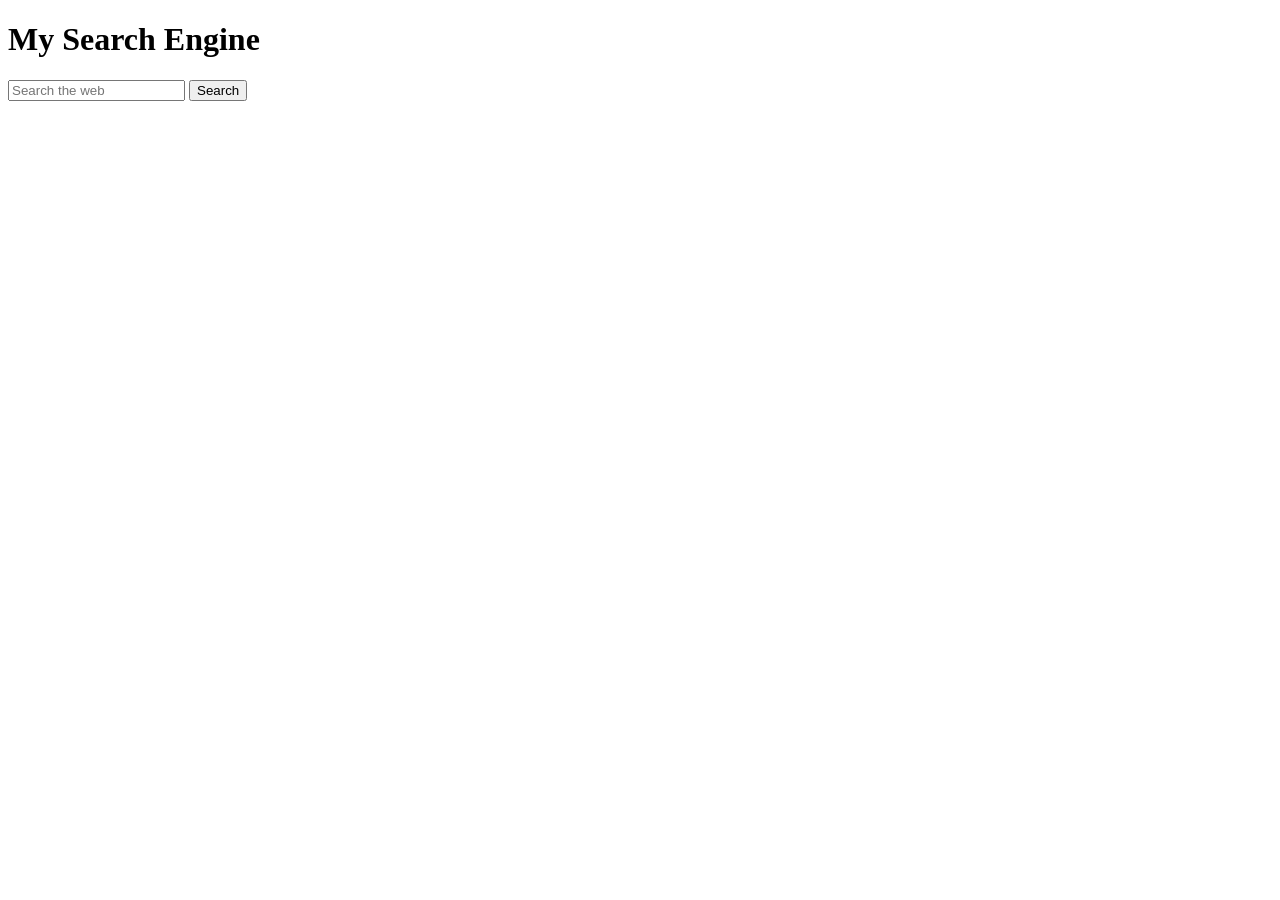
<file: Index.html>
<!DOCTYPE html>
<html>
<head>
    <title>My Search Engine</title>
</head>

<body>

    <h1>My Search Engine</h1>

    <input id="searchBox" type="text" placeholder="Search the web">

    <button onclick="search()">Search</button>

    <script>
        function search() {
            let query = document.getElementById("searchBox").value;

            if (query !== "") {
                window.location.href =
                    "https://www.google.com/search?q=" + encodeURIComponent(query);
            }
        }
    </script>

</body>
</html>
</file>
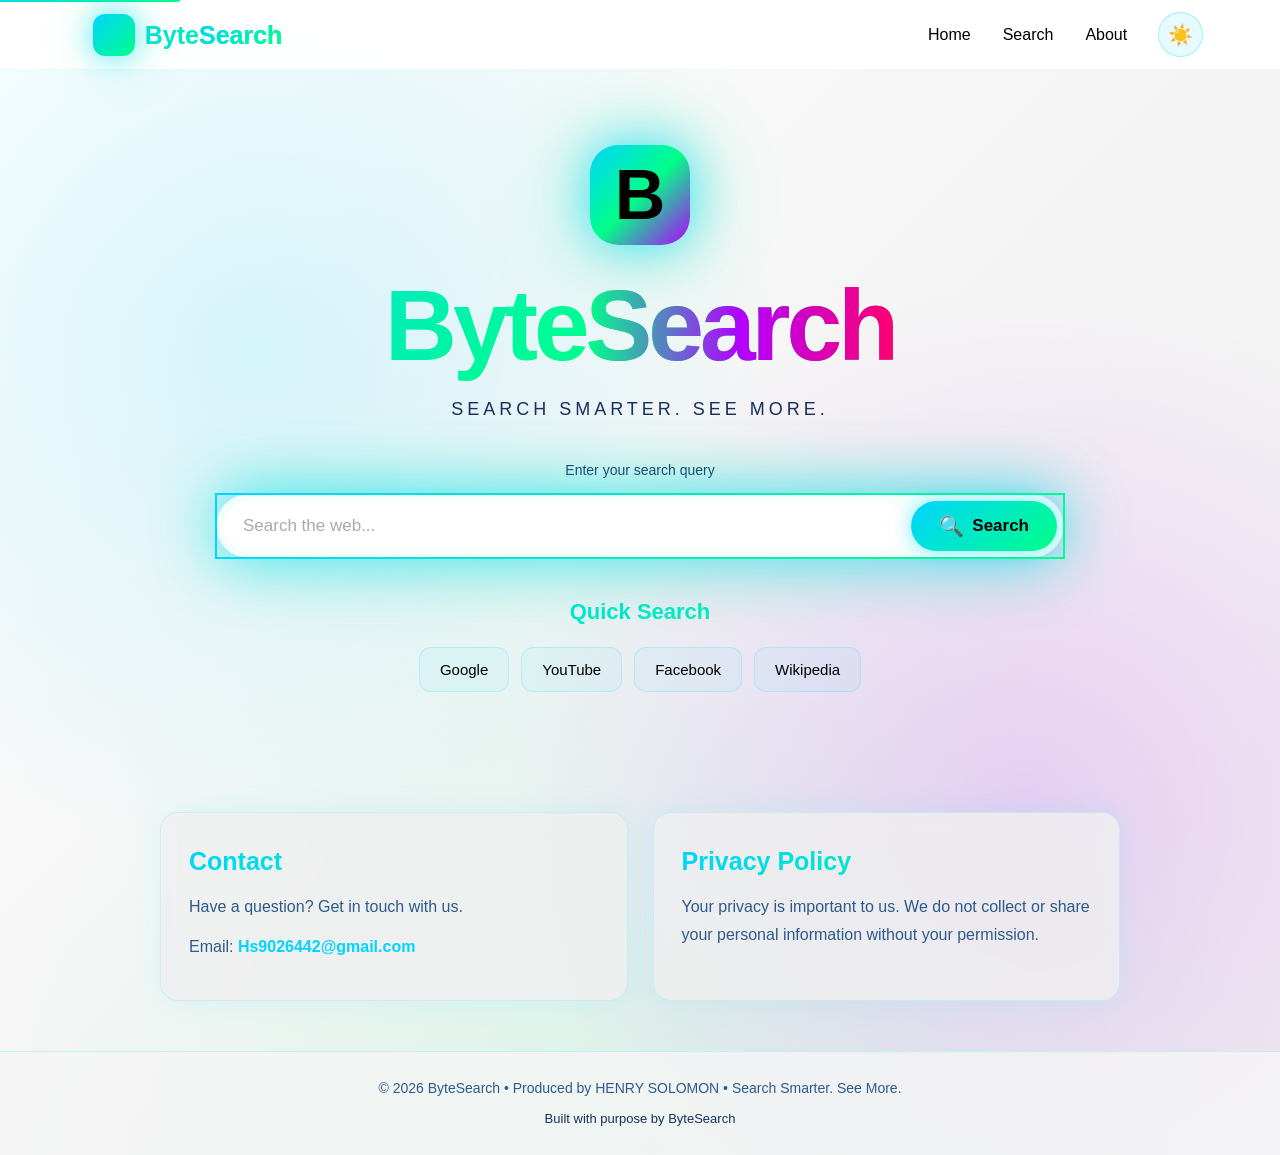
<file: index.html>
<!DOCTYPE html>
<html lang="en">
<head>
    <meta charset="UTF-8">
    <meta name="viewport" content="width=device-width, initial-scale=1.0">
    <meta name="description" content="ByteSearch - Search the web smarter and faster. A modern, accessible search engine portal.">
    <meta name="keywords" content="search, search engine, web search, ByteSearch">
    <meta name="author" content="HENRY SOLOMON">
    <meta name="theme-color" content="#00d4ff">
    
    <!-- Open Graph for Social Media -->
    <meta property="og:title" content="ByteSearch - Search Smarter. See More.">
    <meta property="og:description" content="A modern, accessible search engine portal designed for speed and simplicity.">
    <meta property="og:type" content="website">
    <meta property="og:url" content="https://hs9026442-byte.github.io/my-search-engine/">
    
    <!-- Favicon -->
    <link rel="icon" type="image/svg+xml" href="data:image/svg+xml,<svg xmlns='http://www.w3.org/2000/svg' viewBox='0 0 100 100'><defs><linearGradient id='grad' x1='0%' y1='0%' x2='100%' y2='100%'><stop offset='0%' style='stop-color:%2300d4ff;stop-opacity:1' /><stop offset='100%' style='stop-color:%2300ff88;stop-opacity:1' /></linearGradient></defs><rect fill='url(%23grad)' width='100' height='100' rx='20'/><text x='50' y='70' font-size='70' font-weight='bold' fill='%23000' text-anchor='middle'>B</text></svg>">
    
    <title>ByteSearch - Search Smarter. See More.</title>
    
    <style>
        * {
            box-sizing: border-box;
            margin: 0;
            padding: 0;
        }

        :root {
            --primary-cyan: #00d4ff;
            --primary-lime: #00ff88;
            --primary-purple: #b300ff;
            --primary-pink: #ff006e;
            --dark-bg-1: #0a0e27;
            --dark-bg-2: #1a1f3a;
            --dark-bg-3: #2d1b4e;
            --text-primary: #ffffff;
            --text-secondary: #e0f7ff;
            --text-tertiary: #b8e6ff;
            --focus-outline: 3px solid #00d4ff;
            --focus-offset: 2px;
            --input-bg: #ffffff;
            --input-text: #000000;
            --nav-bg: rgba(10, 14, 39, 0.8);
        }

        [data-theme="light"] {
            --dark-bg-1: #ffffff;
            --dark-bg-2: #f5f5f5;
            --dark-bg-3: #efefef;
            --text-primary: #000000;
            --text-secondary: #1a2f5a;
            --text-tertiary: #2d5a8a;
            --input-bg: #ffffff;
            --input-text: #000000;
            --nav-bg: rgba(255, 255, 255, 0.95);
        }

        html {
            scroll-behavior: smooth;
        }

        body {
            font-family: -apple-system, BlinkMacSystemFont, 'Segoe UI', Arial, sans-serif;
            min-height: 100vh;
            color: var(--text-primary);
            background:
                radial-gradient(circle at 20% 30%, rgba(0, 212, 255, 0.15) 0%, transparent 40%),
                radial-gradient(circle at 80% 70%, rgba(179, 0, 255, 0.15) 0%, transparent 40%),
                radial-gradient(circle at 50% 100%, rgba(0, 255, 136, 0.1) 0%, transparent 50%),
                linear-gradient(135deg, var(--dark-bg-1) 0%, var(--dark-bg-2) 50%, var(--dark-bg-3) 100%);
            overflow-x: hidden;
            line-height: 1.6;
            transition: background-color 0.3s ease, color 0.3s ease;
        }

        /* Skip to main content link */
        .skip-link {
            position: absolute;
            top: -40px;
            left: 0;
            background: linear-gradient(135deg, var(--primary-cyan), var(--primary-lime));
            color: #000;
            padding: 8px 12px;
            text-decoration: none;
            z-index: 100;
            border-radius: 0 0 4px 0;
            font-weight: bold;
        }

        .skip-link:focus {
            top: 0;
        }

        /* Navigation */
        nav {
            height: 70px;
            display: flex;
            align-items: center;
            justify-content: space-between;
            padding: 0 6%;
            border-bottom: 1px solid rgba(0, 212, 255, 0.2);
            background: var(--nav-bg);
            backdrop-filter: blur(10px);
            transition: background-color 0.3s ease;
        }

        [data-theme="light"] nav {
            border-bottom: 1px solid rgba(0, 212, 255, 0.1);
        }

        .logo {
            display: flex;
            align-items: center;
            gap: 10px;
            font-size: 25px;
            font-weight: bold;
            text-decoration: none;
            color: var(--text-primary);
            background: linear-gradient(135deg, var(--primary-cyan), var(--primary-lime));
            -webkit-background-clip: text;
            -webkit-text-fill-color: transparent;
            background-clip: text;
        }

        .logo:focus {
            outline: var(--focus-outline);
            outline-offset: var(--focus-offset);
            border-radius: 4px;
        }

        .logo-icon {
            width: 42px;
            height: 42px;
            border-radius: 12px;
            background: linear-gradient(135deg, var(--primary-cyan), var(--primary-lime));
            color: #000;
            display: flex;
            align-items: center;
            justify-content: center;
            font-size: 27px;
            font-weight: bold;
            box-shadow: 0 0 30px rgba(0, 212, 255, 0.6), 0 0 60px rgba(0, 255, 136, 0.3);
        }

        .byte {
            color: var(--text-primary);
        }

        .search-word {
            background: linear-gradient(135deg, var(--primary-cyan), var(--primary-lime));
            -webkit-background-clip: text;
            -webkit-text-fill-color: transparent;
            background-clip: text;
        }

        .nav-controls {
            display: flex;
            align-items: center;
            gap: 15px;
        }

        .nav-links {
            display: flex;
            gap: 0;
        }

        nav a {
            color: var(--text-primary);
            text-decoration: none;
            padding: 8px 16px;
            font-size: 16px;
            border-radius: 4px;
            transition: all 0.3s ease;
            position: relative;
        }

        nav a:before {
            content: '';
            position: absolute;
            bottom: 0;
            left: 16px;
            width: 0;
            height: 2px;
            background: linear-gradient(90deg, var(--primary-cyan), var(--primary-lime));
            transition: width 0.3s ease;
        }

        nav a:hover:before {
            width: calc(100% - 32px);
        }

        nav a:hover {
            background-color: rgba(0, 212, 255, 0.1);
        }

        nav a:focus {
            outline: var(--focus-outline);
            outline-offset: var(--focus-offset);
        }

        /* Theme Toggle Button */
        .theme-toggle {
            background: rgba(0, 212, 255, 0.1);
            border: 1px solid rgba(0, 212, 255, 0.3);
            color: var(--text-primary);
            width: 45px;
            height: 45px;
            border-radius: 50%;
            cursor: pointer;
            display: flex;
            align-items: center;
            justify-content: center;
            font-size: 20px;
            transition: all 0.3s ease;
            position: relative;
        }

        .theme-toggle:hover {
            background: rgba(0, 212, 255, 0.2);
            border-color: var(--primary-cyan);
            box-shadow: 0 0 15px rgba(0, 212, 255, 0.4);
        }

        .theme-toggle:focus {
            outline: var(--focus-outline);
            outline-offset: var(--focus-offset);
        }

        .theme-toggle:active {
            transform: scale(0.95);
        }

        .sun-icon {
            position: absolute;
            opacity: 0;
            transform: rotate(-180deg);
            transition: all 0.3s ease;
        }

        .moon-icon {
            position: absolute;
            opacity: 1;
            transform: rotate(0deg);
            transition: all 0.3s ease;
        }

        [data-theme="light"] .sun-icon {
            opacity: 1;
            transform: rotate(0deg);
        }

        [data-theme="light"] .moon-icon {
            opacity: 0;
            transform: rotate(180deg);
        }

        /* Main */
        main {
            text-align: center;
            padding: 75px 20px 40px;
        }

        .big-logo {
            width: 100px;
            height: 100px;
            margin: auto;
            border-radius: 28px;
            background: linear-gradient(135deg, var(--primary-cyan), var(--primary-lime), var(--primary-purple));
            color: #000;
            display: flex;
            align-items: center;
            justify-content: center;
            font-size: 70px;
            font-weight: bold;
            box-shadow: 0 0 50px rgba(0, 212, 255, 0.7), 0 0 100px rgba(0, 255, 136, 0.4);
            animation: float 3s ease-in-out infinite;
        }

        @keyframes float {
            0%, 100% {
                transform: translateY(0px);
            }
            50% {
                transform: translateY(-20px);
            }
        }

        h1 {
            font-size: clamp(50px, 13vw, 100px);
            margin-top: 20px;
            letter-spacing: -4px;
            line-height: 1.2;
            background: linear-gradient(135deg, var(--primary-cyan), var(--primary-lime), var(--primary-purple));
            -webkit-background-clip: text;
            -webkit-text-fill-color: transparent;
            background-clip: text;
        }

        h1 span {
            background: linear-gradient(90deg, var(--primary-lime), var(--primary-purple), var(--primary-pink));
            -webkit-background-clip: text;
            -webkit-text-fill-color: transparent;
            background-clip: text;
        }

        .tagline {
            font-size: 18px;
            letter-spacing: 4px;
            margin: 10px 0 35px;
            color: var(--text-secondary);
            font-weight: 500;
        }

        /* Search */
        .search-container {
            max-width: 850px;
            margin: auto;
        }

        .search-label {
            display: block;
            margin-bottom: 12px;
            font-size: 14px;
            color: var(--text-secondary);
            font-weight: 500;
        }

        .search-area {
            display: flex;
            background: var(--input-bg);
            border: 2px solid transparent;
            background-clip: padding-box;
            border-image: linear-gradient(135deg, var(--primary-cyan), var(--primary-lime)) 1;
            border-radius: 50px;
            padding: 6px;
            box-shadow: 0 0 40px rgba(0, 212, 255, 0.3), inset 0 0 40px rgba(0, 255, 136, 0.05);
            gap: 6px;
            position: relative;
            transition: box-shadow 0.3s ease;
        }

        .search-area:focus-within {
            box-shadow: 0 0 60px rgba(0, 212, 255, 0.6), 0 0 80px rgba(0, 255, 136, 0.3), inset 0 0 40px rgba(0, 255, 136, 0.1);
        }

        .search-area input {
            flex: 1;
            border: none;
            outline: none;
            padding: 15px 20px;
            font-size: 17px;
            border-radius: 40px;
            min-width: 0;
            color: var(--input-text);
            background: var(--input-bg);
            transition: background-color 0.3s ease, color 0.3s ease;
        }

        .search-area input::placeholder {
            color: #aaa;
        }

        .search-area button {
            border: none;
            background: linear-gradient(135deg, var(--primary-cyan), var(--primary-lime));
            color: #000;
            padding: 0 28px;
            border-radius: 40px;
            font-size: 17px;
            font-weight: bold;
            cursor: pointer;
            transition: all 0.3s ease;
            display: flex;
            align-items: center;
            justify-content: center;
            gap: 8px;
            box-shadow: 0 0 20px rgba(0, 212, 255, 0.5);
        }

        .search-area button:hover {
            background: linear-gradient(135deg, var(--primary-lime), var(--primary-cyan));
            box-shadow: 0 0 30px rgba(0, 255, 136, 0.7);
            transform: translateY(-2px);
        }

        .search-area button:active {
            transform: scale(0.97);
        }

        .search-area button:focus {
            outline: var(--focus-outline);
            outline-offset: var(--focus-offset);
        }

        .search-icon {
            font-size: 20px;
        }

        /* Quick Search */
        .quick-title {
            margin: 35px 0 18px;
            font-size: 22px;
            font-weight: 600;
            background: linear-gradient(90deg, var(--primary-cyan), var(--primary-lime));
            -webkit-background-clip: text;
            -webkit-text-fill-color: transparent;
            background-clip: text;
        }

        .quick {
            display: flex;
            justify-content: center;
            gap: 12px;
            flex-wrap: wrap;
            max-width: 900px;
            margin: auto;
        }

        .quick button {
            background: rgba(45, 27, 78, 0.6);
            color: var(--text-primary);
            border: 1px solid rgba(0, 212, 255, 0.3);
            padding: 13px 20px;
            border-radius: 12px;
            cursor: pointer;
            font-size: 15px;
            font-weight: 500;
            transition: all 0.3s ease;
        }

        [data-theme="light"] .quick button {
            background: rgba(0, 212, 255, 0.05);
            border: 1px solid rgba(0, 212, 255, 0.2);
        }

        .quick button:hover {
            border-color: var(--primary-cyan);
            background: rgba(0, 212, 255, 0.1);
            box-shadow: 0 0 20px rgba(0, 212, 255, 0.4);
            transform: translateY(-2px);
        }

        .quick button:focus {
            outline: var(--focus-outline);
            outline-offset: var(--focus-offset);
        }

        .quick button:active {
            transform: scale(0.95);
        }

        /* Contact & Privacy */
        .info-section {
            max-width: 1000px;
            margin: 80px auto 0;
            padding: 0 20px;
            display: grid;
            grid-template-columns: 1fr 1fr;
            gap: 25px;
        }

        .info-card {
            background: rgba(26, 31, 58, 0.5);
            border: 1px solid rgba(0, 212, 255, 0.2);
            border-radius: 18px;
            padding: 28px;
            box-shadow: 0 0 30px rgba(0, 212, 255, 0.1);
            transition: all 0.3s ease;
            backdrop-filter: blur(10px);
        }

        [data-theme="light"] .info-card {
            background: rgba(239, 239, 239, 0.8);
            border: 1px solid rgba(0, 212, 255, 0.15);
        }

        .info-card:hover {
            border-color: rgba(0, 212, 255, 0.5);
            box-shadow: 0 0 40px rgba(0, 212, 255, 0.3), 0 0 60px rgba(0, 255, 136, 0.1);
            transform: translateY(-5px);
        }

        .info-card:focus-within {
            border-color: var(--primary-cyan);
            box-shadow: 0 0 50px rgba(0, 212, 255, 0.4);
        }

        .info-card h2 {
            color: var(--text-primary);
            font-size: 25px;
            margin-bottom: 12px;
            background: linear-gradient(135deg, var(--primary-cyan), var(--primary-lime));
            -webkit-background-clip: text;
            -webkit-text-fill-color: transparent;
            background-clip: text;
        }

        .info-card p {
            color: var(--text-tertiary);
            line-height: 1.7;
            font-size: 16px;
            margin-bottom: 12px;
        }

        .info-card a {
            color: var(--primary-cyan);
            text-decoration: none;
            font-weight: 600;
            position: relative;
            transition: all 0.2s ease;
        }

        .info-card a::after {
            content: '';
            position: absolute;
            bottom: -2px;
            left: 0;
            width: 0;
            height: 2px;
            background: linear-gradient(90deg, var(--primary-cyan), var(--primary-lime));
            transition: width 0.3s ease;
        }

        .info-card a:hover::after {
            width: 100%;
        }

        .info-card a:hover {
            color: var(--primary-lime);
        }

        .info-card a:focus {
            outline: var(--focus-outline);
            outline-offset: var(--focus-offset);
            border-radius: 2px;
        }

        /* Footer */
        footer {
            margin-top: 50px;
            padding: 25px;
            text-align: center;
            border-top: 1px solid rgba(0, 212, 255, 0.2);
            color: var(--text-tertiary);
            font-size: 14px;
            background: rgba(10, 14, 39, 0.5);
            transition: background-color 0.3s ease, color 0.3s ease;
        }

        [data-theme="light"] footer {
            background: rgba(245, 245, 245, 0.8);
        }

        .footer-credit {
            margin-top: 10px;
            color: var(--text-secondary);
            font-size: 13px;
        }

        footer a {
            color: var(--primary-cyan);
            text-decoration: none;
            font-weight: 600;
            transition: color 0.2s ease;
        }

        footer a:hover {
            color: var(--primary-lime);
        }

        footer a:focus {
            outline: var(--focus-outline);
            outline-offset: var(--focus-offset);
            border-radius: 2px;
        }

        /* Phone */
        @media (max-width: 600px) {

            nav {
                padding: 0 18px;
            }

            .nav-links {
                display: none;
            }

            .logo {
                font-size: 21px;
            }

            main {
                padding-top: 55px;
            }

            .big-logo {
                width: 80px;
                height: 80px;
                font-size: 55px;
            }

            h1 {
                font-size: 55px;
                letter-spacing: -3px;
            }

            .tagline {
                font-size: 13px;
                letter-spacing: 2px;
            }

            .search-container {
                width: 100%;
            }

            .search-area {
                width: 100%;
            }

            .search-area input {
                padding: 13px 12px;
                font-size: 15px;
            }

            .search-area button {
                padding: 0 18px;
                font-size: 15px;
            }

            .info-section {
                grid-template-columns: 1fr;
                margin-top: 60px;
                padding: 0 15px;
            }

            .info-card {
                padding: 22px;
            }
        }

        /* Reduced motion preferences */
        @media (prefers-reduced-motion: reduce) {
            * {
                animation-duration: 0.01ms !important;
                animation-iteration-count: 1 !important;
                transition-duration: 0.01ms !important;
                scroll-behavior: auto !important;
            }
        }

        /* High contrast mode support */
        @media (prefers-contrast: more) {
            body {
                background: #000000;
            }

            nav {
                border-bottom: 2px solid #00d4ff;
            }

            .search-area {
                border: 3px solid #00d4ff;
            }

            nav a {
                text-decoration: underline;
            }
        }
    </style>
</head>

<body>

    <a href="#main-content" class="skip-link">Skip to main content</a>

    <nav role="navigation" aria-label="Main navigation">
        <a href="./" class="logo" aria-label="ByteSearch Home">
            <div class="logo-icon" aria-hidden="true">B</div>
            <div>
                <span class="byte">Byte</span><span class="search-word">Search</span>
            </div>
        </a>

        <div class="nav-controls">
            <div class="nav-links">
                <a href="#" aria-label="Home">Home</a>
                <a href="#search-area" aria-label="Search">Search</a>
                <a href="#contact" aria-label="About">About</a>
            </div>
            
            <button class="theme-toggle" id="themeToggle" aria-label="Toggle dark and light mode">
                <span class="moon-icon">🌙</span>
                <span class="sun-icon">☀️</span>
            </button>
        </div>
    </nav>

    <main id="main-content">

        <div class="big-logo" aria-hidden="true">B</div>

        <h1>Byte<span>Search</span></h1>

        <p class="tagline">
            SEARCH SMARTER. SEE MORE.
        </p>

        <div class="search-container">
            <label for="searchBox" class="search-label">Enter your search query</label>
            <div class="search-area" id="search-area">
                <input
                    id="searchBox"
                    type="search"
                    placeholder="Search the web..."
                    aria-label="Search query input"
                    aria-describedby="search-instructions"
                >
                <button id="searchBtn" aria-label="Search button">
                    <span class="search-icon">🔍</span>
                    <span>Search</span>
                </button>
            </div>
            <p id="search-instructions" style="display: none;">Press Enter or click the Search button to search</p>
        </div>

        <h2 class="quick-title">Quick Search</h2>

        <div class="quick" role="group" aria-label="Quick search options">
            <button class="quick-btn" data-site="Google" aria-label="Quick search: Google">Google</button>
            <button class="quick-btn" data-site="YouTube" aria-label="Quick search: YouTube">YouTube</button>
            <button class="quick-btn" data-site="Facebook" aria-label="Quick search: Facebook">Facebook</button>
            <button class="quick-btn" data-site="Wikipedia" aria-label="Quick search: Wikipedia">Wikipedia</button>
        </div>

    </main>

    <!-- Contact & Privacy -->
    <section class="info-section" id="contact" aria-label="Information section">

        <div class="info-card">
            <h2>Contact</h2>

            <p>
                Have a question? Get in touch with us.
            </p>

            <p>
                Email:
                <a href="mailto:Hs9026442@gmail.com">
                    Hs9026442@gmail.com
                </a>
            </p>
        </div>

        <div class="info-card">
            <h2>Privacy Policy</h2>

            <p>
                Your privacy is important to us.
                We do not collect or share your personal
                information without your permission.
            </p>
        </div>

    </section>

    <footer role="contentinfo">
        © 2026 ByteSearch • Produced by HENRY SOLOMON • Search Smarter. See More.

        <div class="footer-credit">
            Built with purpose by ByteSearch
        </div>
    </footer>

    <script>
        // Theme Management
        const themeToggle = document.getElementById('themeToggle');
        const html = document.documentElement;

        // Check for saved theme preference or default to dark
        const currentTheme = localStorage.getItem('theme') || 
                           (window.matchMedia('(prefers-color-scheme: light)').matches ? 'light' : 'dark');
        
        // Apply saved theme
        html.setAttribute('data-theme', currentTheme);

        // Theme toggle event listener
        themeToggle.addEventListener('click', () => {
            const newTheme = html.getAttribute('data-theme') === 'dark' ? 'light' : 'dark';
            html.setAttribute('data-theme', newTheme);
            localStorage.setItem('theme', newTheme);
            
            // Announce theme change to screen readers
            const ariaLive = document.createElement('div');
            ariaLive.setAttribute('role', 'status');
            ariaLive.setAttribute('aria-live', 'polite');
            ariaLive.textContent = `Theme switched to ${newTheme} mode`;
            ariaLive.style.position = 'absolute';
            ariaLive.style.left = '-9999px';
            document.body.appendChild(ariaLive);
            setTimeout(() => ariaLive.remove(), 2000);
        });

        // Listen for system theme changes
        window.matchMedia('(prefers-color-scheme: light)').addEventListener('change', (e) => {
            if (!localStorage.getItem('theme')) {
                const newTheme = e.matches ? 'light' : 'dark';
                html.setAttribute('data-theme', newTheme);
            }
        });

        // Search functionality
        const searchBox = document.getElementById('searchBox');
        const searchBtn = document.getElementById('searchBtn');
        const quickButtons = document.querySelectorAll('.quick-btn');

        function performSearch() {
            const query = searchBox.value.trim();

            if (!query) {
                // Show a message to screen readers
                const ariaLive = document.createElement('div');
                ariaLive.setAttribute('role', 'alert');
                ariaLive.setAttribute('aria-live', 'polite');
                ariaLive.textContent = 'Please enter a search query';
                ariaLive.style.position = 'absolute';
                ariaLive.style.left = '-9999px';
                document.body.appendChild(ariaLive);
                setTimeout(() => ariaLive.remove(), 3000);
                return;
            }

            window.location.href = 'results.html?q=' + encodeURIComponent(query);
        }

        function quickSearch(site) {
            searchBox.value = site;
            performSearch();
        }

        // Event listeners with proper keyboard support
        searchBtn.addEventListener('click', performSearch);
        searchBox.addEventListener('keydown', (event) => {
            if (event.key === 'Enter') {
                event.preventDefault();
                performSearch();
            }
        });

        // Quick search buttons
        quickButtons.forEach(button => {
            button.addEventListener('click', () => {
                const site = button.getAttribute('data-site');
                quickSearch(site);
            });
        });

        // Set focus on search input when page loads
        window.addEventListener('load', () => {
            searchBox.focus();
        });
    </script>

</body>
</html>
</file>
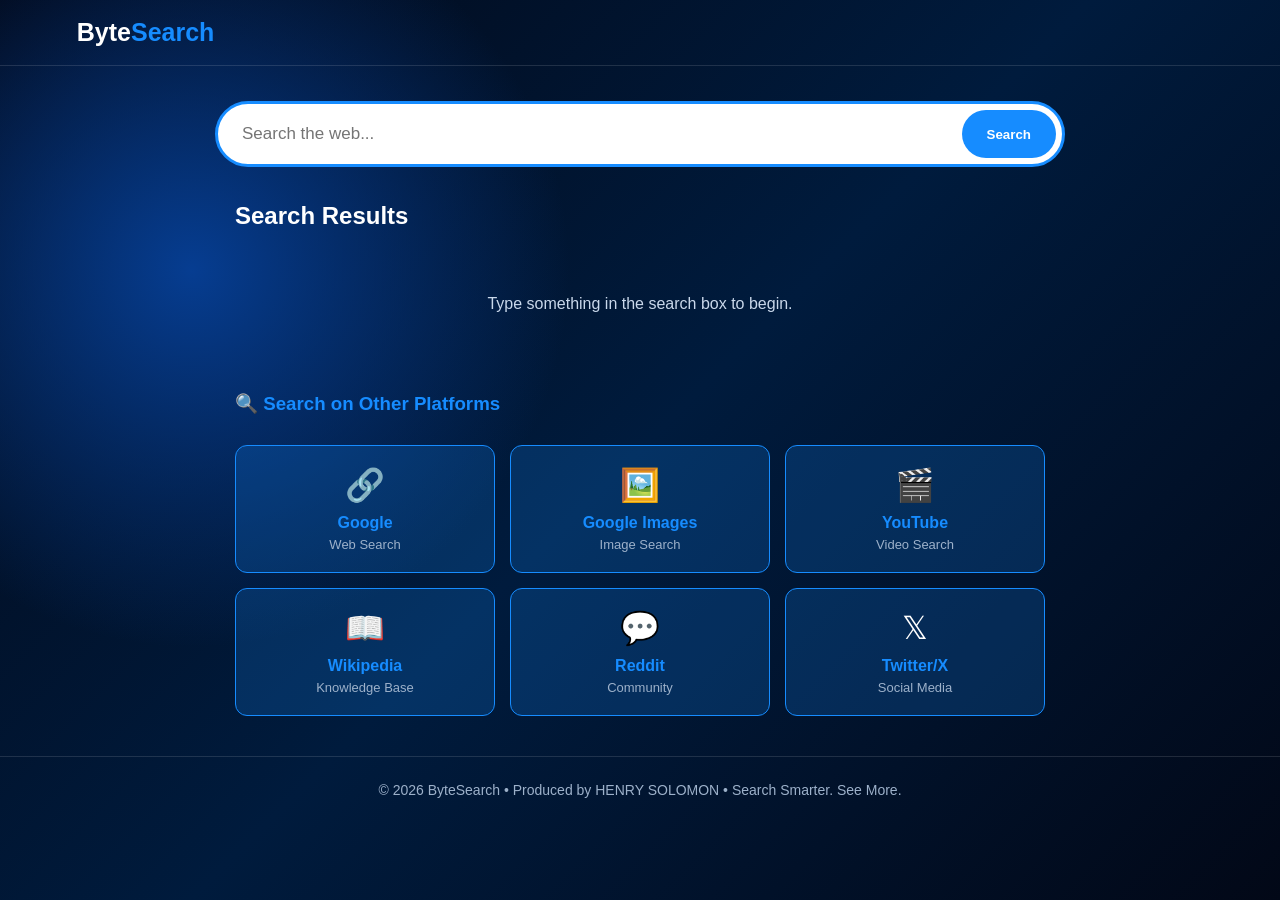
<file: results.html>
<!DOCTYPE html>
<html lang="en">
<head>
<meta charset="UTF-8">
<meta name="viewport" content="width=device-width, initial-scale=1.0">
<meta name="author" content="HENRY SOLOMON">

<title>ByteSearch Results</title>

<style>
* {
    box-sizing: border-box;
    margin: 0;
    padding: 0;
}

body {
    font-family: Arial, sans-serif;
    min-height: 100vh;
    color: white;
    background:
        radial-gradient(circle at 15% 30%, #063d91 0%, transparent 30%),
        linear-gradient(135deg, #020817, #001b3d, #020817);
}

header {
    padding: 18px 6%;
    border-bottom: 1px solid rgba(255,255,255,0.12);
}

.logo {
    font-size: 25px;
    font-weight: bold;
}

.logo span {
    color: #168cff;
}

.search-area {
    max-width: 850px;
    margin: 35px auto;
    display: flex;
    background: white;
    border: 3px solid #168cff;
    border-radius: 50px;
    padding: 6px;
}

.search-area input {
    flex: 1;
    border: none;
    outline: none;
    padding: 14px 18px;
    font-size: 17px;
    border-radius: 40px;
    min-width: 0;
}

.search-area button {
    border: none;
    background: #168cff;
    color: white;
    padding: 0 25px;
    border-radius: 40px;
    font-weight: bold;
    cursor: pointer;
}

.results {
    max-width: 850px;
    margin: 20px auto;
    padding: 0 20px;
}

.results h2 {
    margin-bottom: 25px;
}

.result {
    background: rgba(10,35,70,0.75);
    border: 1px solid #31547e;
    border-radius: 14px;
    padding: 20px;
    margin-bottom: 15px;
}

.result:hover {
    border-color: #168cff;
}

.result h3 {
    color: #168cff;
    margin-bottom: 10px;
}

.result p {
    color: #c9d8eb;
    line-height: 1.6;
    margin-bottom: 10px;
}

.result a {
    display: inline-block;
    margin-top: 15px;
    color: #168cff;
    text-decoration: none;
}

.result a:hover {
    text-decoration: underline;
}

.loading {
    color: #c9d8eb;
}

/* Quick Links */
.quick-links {
    display: grid;
    grid-template-columns: repeat(auto-fit, minmax(200px, 1fr));
    gap: 15px;
    margin: 30px 0;
}

.quick-link {
    background: rgba(22, 140, 255, 0.2);
    border: 1px solid #168cff;
    border-radius: 12px;
    padding: 20px;
    text-align: center;
    cursor: pointer;
    transition: all 0.3s ease;
}

.quick-link:hover {
    background: rgba(22, 140, 255, 0.4);
    transform: translateY(-5px);
}

.quick-link-icon {
    font-size: 32px;
    margin-bottom: 10px;
}

.quick-link-title {
    color: #168cff;
    font-weight: bold;
    margin-bottom: 5px;
}

.quick-link-desc {
    color: #9db1ca;
    font-size: 13px;
}

footer {
    margin-top: 40px;
    padding: 25px;
    text-align: center;
    border-top: 1px solid rgba(255,255,255,0.12);
    color: #9db1ca;
    font-size: 14px;
}

@media (max-width: 600px) {
    .search-area {
        margin: 25px 15px;
    }

    .quick-links {
        grid-template-columns: repeat(2, 1fr);
    }
}
</style>
</head>

<body>

<header>
    <div class="logo">
        Byte<span>Search</span>
    </div>
</header>

<div class="search-area">
    <input
        id="searchBox"
        type="text"
        placeholder="Search the web..."
        onkeydown="if(event.key === 'Enter') searchAgain()"
    >
    <button onclick="searchAgain()">Search</button>
</div>

<div class="results">
    <h2 id="searchTitle">Search Results</h2>

    <!-- Web Results -->
    <div id="webContent">
        <div class="result">
            <p class="loading">Loading web results...</p>
        </div>
    </div>

    <!-- Quick Search Links -->
    <h3 style="color: #168cff; margin-top: 40px; margin-bottom: 20px;">🔍 Search on Other Platforms</h3>
    <div class="quick-links">
        <div class="quick-link" onclick="searchOn('google')">
            <div class="quick-link-icon">🔗</div>
            <div class="quick-link-title">Google</div>
            <div class="quick-link-desc">Web Search</div>
        </div>
        <div class="quick-link" onclick="searchOn('images')">
            <div class="quick-link-icon">🖼️</div>
            <div class="quick-link-title">Google Images</div>
            <div class="quick-link-desc">Image Search</div>
        </div>
        <div class="quick-link" onclick="searchOn('youtube')">
            <div class="quick-link-icon">🎬</div>
            <div class="quick-link-title">YouTube</div>
            <div class="quick-link-desc">Video Search</div>
        </div>
        <div class="quick-link" onclick="searchOn('wikipedia')">
            <div class="quick-link-icon">📖</div>
            <div class="quick-link-title">Wikipedia</div>
            <div class="quick-link-desc">Knowledge Base</div>
        </div>
        <div class="quick-link" onclick="searchOn('reddit')">
            <div class="quick-link-icon">💬</div>
            <div class="quick-link-title">Reddit</div>
            <div class="quick-link-desc">Community</div>
        </div>
        <div class="quick-link" onclick="searchOn('twitter')">
            <div class="quick-link-icon">𝕏</div>
            <div class="quick-link-title">Twitter/X</div>
            <div class="quick-link-desc">Social Media</div>
        </div>
    </div>
</div>

<footer>
    © 2026 ByteSearch • Produced by HENRY SOLOMON • Search Smarter. See More.
</footer>

<script>

const params = new URLSearchParams(window.location.search);
const query = params.get("q");

const searchBox = document.getElementById("searchBox");
const searchTitle = document.getElementById("searchTitle");
const webContent = document.getElementById("webContent");

if (query) {
    searchBox.value = query;
    searchTitle.textContent = "Results for: " + query;
    getWebResult(query);
} else {
    webContent.innerHTML = 
        "<p style='color: #c9d8eb; text-align: center; padding: 40px;'>Type something in the search box to begin.</p>";
}

// Web Results - Wikipedia
async function getWebResult(query) {
    const url = "https://en.wikipedia.org/api/rest_v1/page/summary/" + encodeURIComponent(query);
    
    try {
        const response = await fetch(url);
        
        if (!response.ok) {
            throw new Error("No result");
        }
        
        const data = await response.json();
        
        const html = `
            <div class="result">
                <h3>${escapeHtml(data.title || query)}</h3>
                <p>
                    ${escapeHtml(data.extract || "No description was found.")}
                </p>
                ${
                    data.content_urls?.desktop?.page
                    ? `<a href="${data.content_urls.desktop.page}" target="_blank" rel="noopener">
                        Read more on Wikipedia →
                       </a>`
                    : ""
                }
            </div>
        `;
        
        webContent.innerHTML = html;
        
    } catch (error) {
        webContent.innerHTML = `
            <div class="result">
                <h3>No result found</h3>
                <p>ByteSearch couldn't find information about "${escapeHtml(query)}".</p>
            </div>
        `;
    }
}

// Search on different platforms
function searchOn(platform) {
    const query = searchBox.value.trim();
    
    if (!query) {
        alert('Please enter a search term first');
        return;
    }
    
    const platforms = {
        google: `https://www.google.com/search?q=${encodeURIComponent(query)}`,
        images: `https://www.google.com/search?q=${encodeURIComponent(query)}&tbm=isch`,
        youtube: `https://www.youtube.com/results?search_query=${encodeURIComponent(query)}`,
        wikipedia: `https://en.wikipedia.org/w/api.php?action=query&list=search&srsearch=${encodeURIComponent(query)}&format=json`,
        reddit: `https://www.reddit.com/search/?q=${encodeURIComponent(query)}`,
        twitter: `https://twitter.com/search?q=${encodeURIComponent(query)}`
    };
    
    if (platforms[platform]) {
        window.open(platforms[platform], '_blank');
    }
}

function searchAgain() {
    const newQuery = searchBox.value.trim();
    
    if (newQuery !== "") {
        window.location.href = "results.html?q=" + encodeURIComponent(newQuery);
    }
}

function escapeHtml(text) {
    const div = document.createElement("div");
    div.textContent = text;
    return div.innerHTML;
}

</script>

</body>
</html>
</file>
